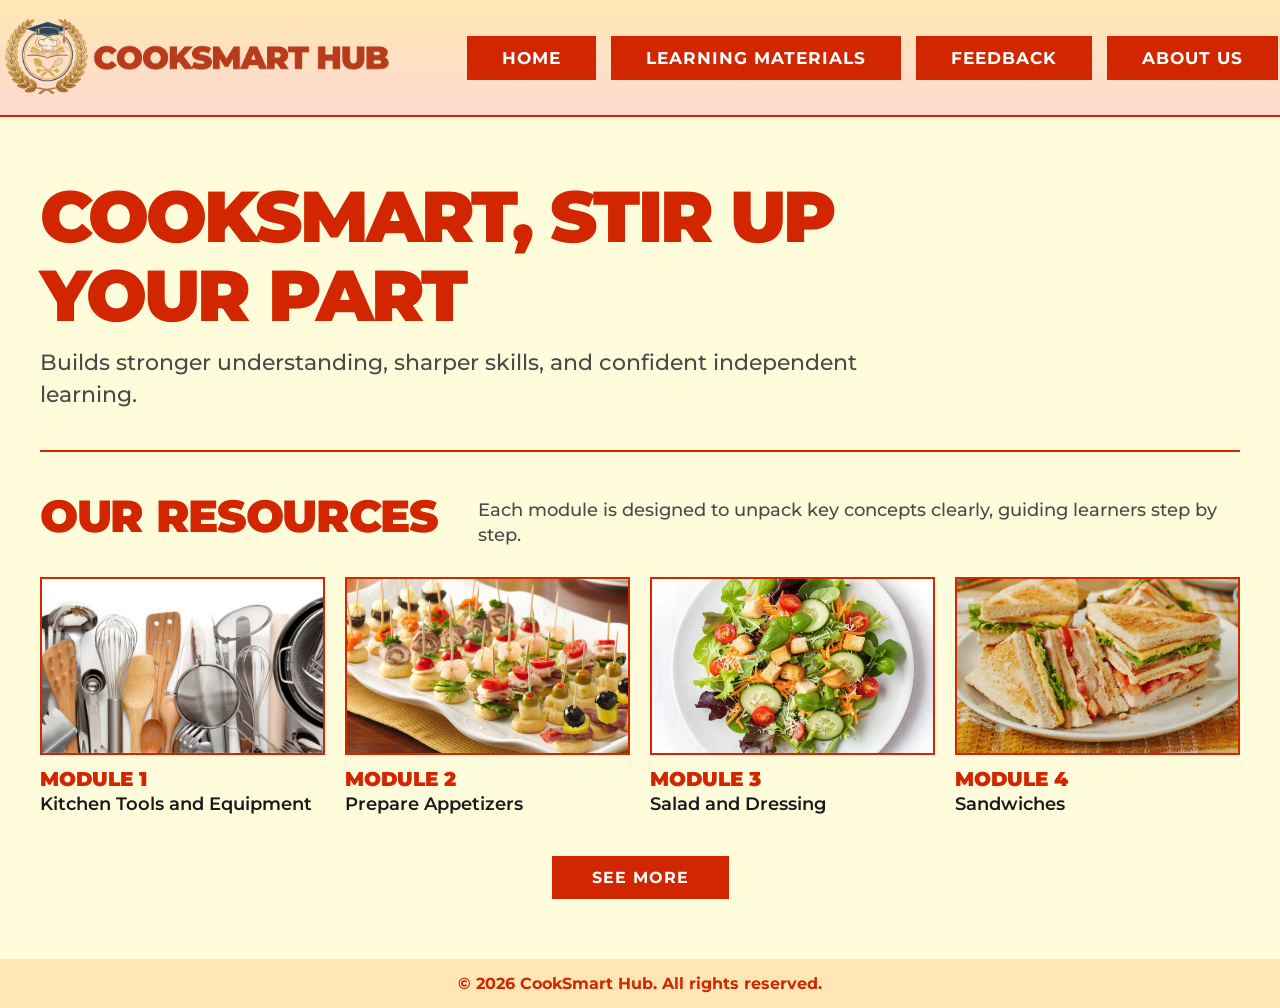
<file: index.html>
<!DOCTYPE html>
<html lang="en">
    <head>
        <meta charset="UTF-8">
        <meta name="viewport" content="width=device-width, initial-scale=1.0">
        <title>CookSmart Hub</title>
        <link rel="stylesheet" href="styles.css">
        <link rel="preconnect" href="https://fonts.googleapis.com">
        <link rel="preconnect" href="https://fonts.gstatic.com" crossorigin>
        <link href="https://fonts.googleapis.com/css2?family=Montserrat:ital,wght@0,100..900;1,100..900&display=swap" rel="stylesheet">
    </head>
    <body>
        <header class="header">
            <div class="header-container">
                <div class="logo">
                    <img src="logo.png" class="logo-pic" alt="Logo">
                </div>
                <nav class="navbar">
                    <a href="index.html">Home</a>
                    <a href="learning_materials.html">Learning Materials</a>
                    <a href="feedback.html">Feedback</a>
                    <a href="aboutus.html">About us</a>
                    <a href="https://drive.google.com/drive/folders/1z0pv0g5NjCjBsTLZY_NtWH_CHjxn1R5O?usp=drive_link" target="_blank">National Assessment Guide</a>
                    <a href="donate.html">Donate</a>
                </nav>
            </div>
        </header>
        
        <main class="container">
            <div class="hero-content">
                <h1 class="main-title">COOKSMART, STIR UP YOUR PART</h1>
                <p class="sub-title">Builds stronger understanding, sharper skills, and confident independent learning.</p>
            </div>

            <hr class="section-divider">

            <div class="resources-header">
                <h2 class="resources-title">OUR RESOURCES</h2>
                <p class="resources-subhead">Each module is designed to unpack key concepts clearly, guiding learners step by step.</p>
            </div>

            <div class="modules-grid">
                <div class="module-card">
                    <div class="image-box">
                        <img src="module1.jpg" alt="Kitchen Tools and Equipment" class="module-img">
                    </div>
                    <div class="module-titles-wrapper">
                        <h3 class="module-label">Module 1</h3>
                        <h4 class="module-subheading">Kitchen Tools and Equipment</h4>
                    </div>
                </div>

                <div class="module-card">
                    <div class="image-box">
                        <img src="module2.jpg" alt="Prepare Appetizers" class="module-img">
                    </div>
                    <div class="module-titles-wrapper">
                        <h3 class="module-label">Module 2</h3>
                        <h4 class="module-subheading">Prepare Appetizers</h4>
                    </div>
                </div>

                <div class="module-card">
                    <div class="image-box">
                        <img src="module3.jpg" alt="Salad and Dressing" class="module-img">
                    </div>
                    <div class="module-titles-wrapper">
                        <h3 class="module-label">Module 3</h3>
                        <h4 class="module-subheading">Salad and Dressing</h4>
                    </div>
                </div>

                <div class="module-card">
                    <div class="image-box">
                        <img src="module4.webp" alt="Sandwiches" class="module-img">
                    </div>
                    <div class="module-titles-wrapper">
                        <h3 class="module-label">Module 4</h3>
                        <h4 class="module-subheading">Sandwiches</h4>
                    </div>
                </div>
            </div>

            <div class="action-container">
                <a href="learning_materials.html" class="btn-see-more">See More</a>
            </div>
        </main>
        
        <footer class="footer">
            © 2026 CookSmart Hub. All rights reserved.
        </footer>
    </body>
</html>
</file>
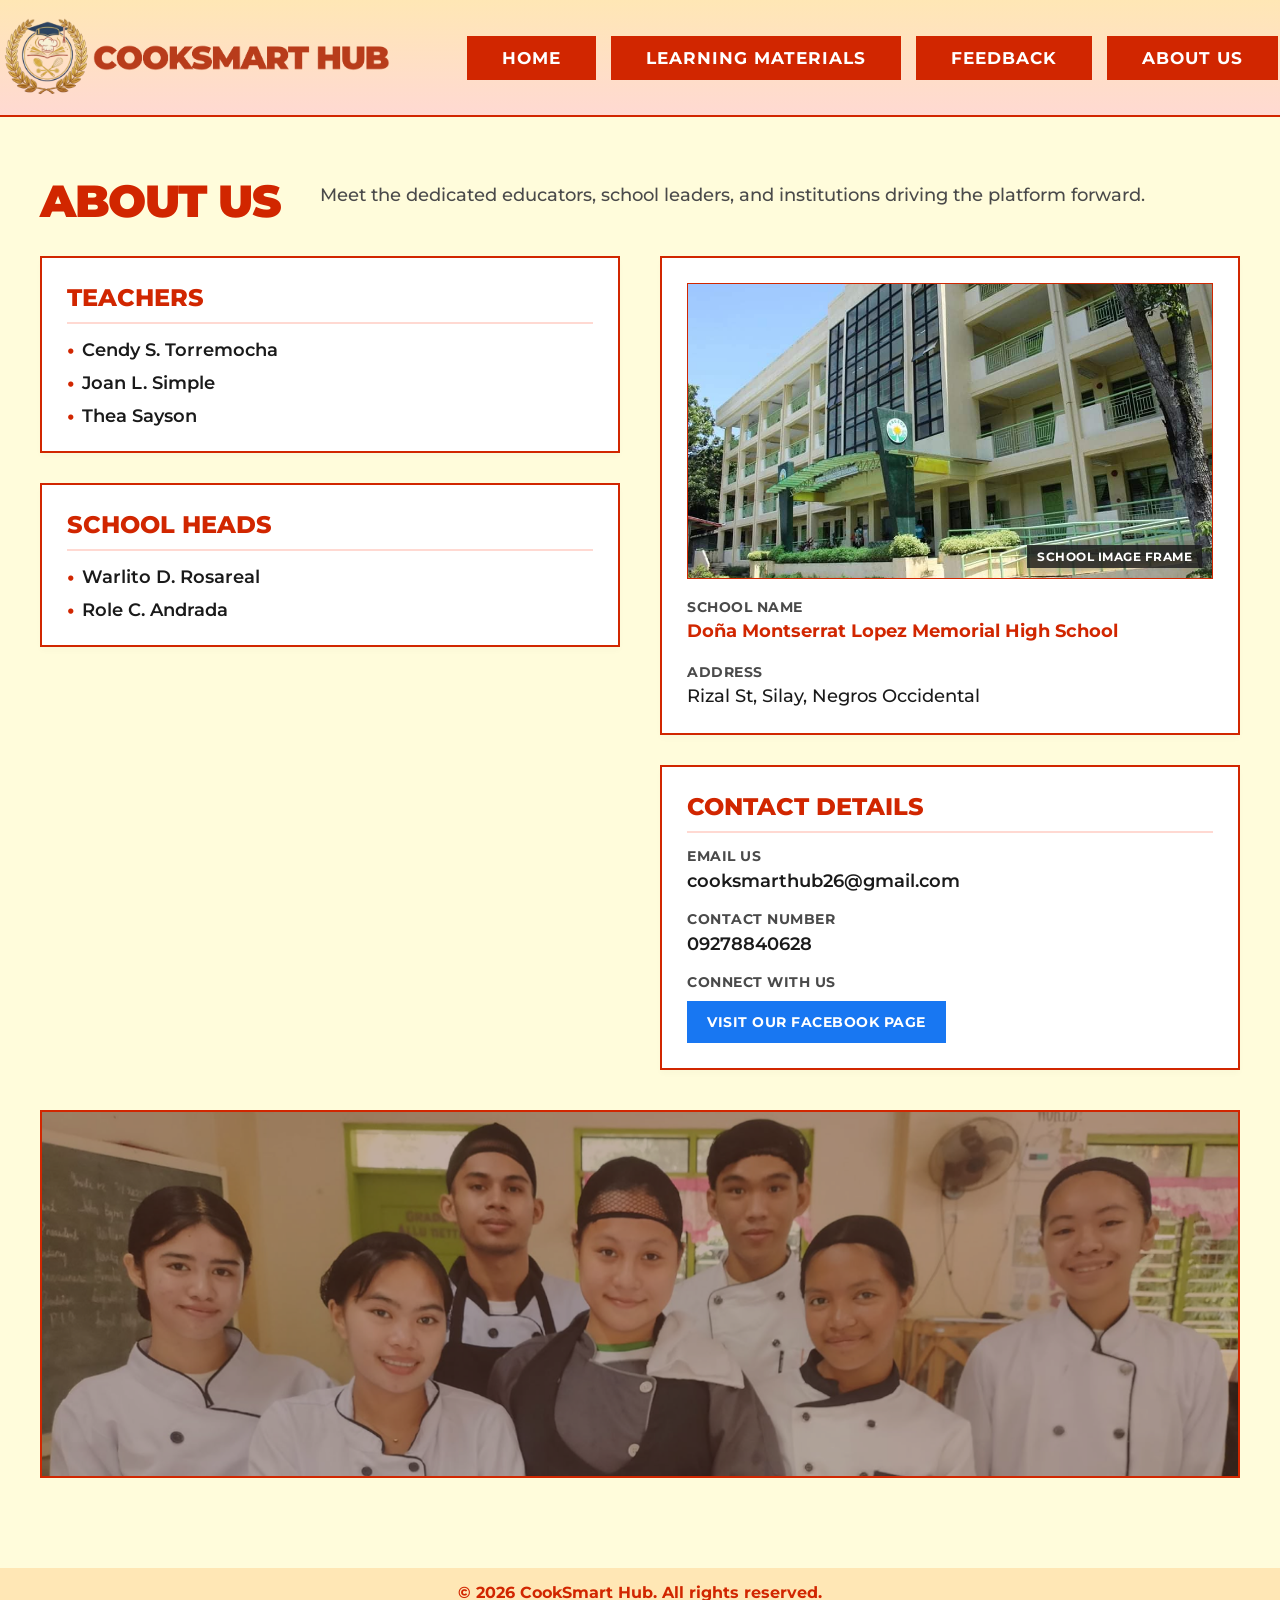
<file: aboutus.html>
<!DOCTYPE html>
<html lang="en">
    <head>
        <meta charset="UTF-8">
        <meta name="viewport" content="width=device-width, initial-scale=1.0">
        <title>About Us - CookSmart Hub</title>
        <link rel="stylesheet" href="styles.css">
        <link rel="preconnect" href="https://fonts.googleapis.com">
        <link rel="preconnect" href="https://fonts.gstatic.com" crossorigin>
        <link href="https://fonts.googleapis.com/css2?family=Montserrat:ital,wght@0,100..900;1,100..900&display=swap" rel="stylesheet">
    </head>
    <body>
        <!-- Header & Logo Section -->
        <header class="header">
            <div class="header-container">
                <div class="logo">
                    <img src="logo.png" class="logo-pic" alt="Logo">
                </div>
                <nav class="navbar">
                    <a href="index.html">Home</a>
                    <a href="learning_materials.html">Learning Materials</a>
                    <a href="feedback.html">Feedback</a>
                    <a href="aboutus.html">About us</a>
                    <a href="https://drive.google.com/drive/folders/1z0pv0g5NjCjBsTLZY_NtWH_CHjxn1R5O?usp=drive_link" target="_blank">National Assessment Guide</a>
                    <a href="donate.html">Donate</a>
                </nav>
            </div>
        </header>
        
        <!-- Main Body Container -->
        <main class="container">
            
            <!-- Page Title Header -->
            <div class="resources-header">
                <h2 class="resources-title">ABOUT US</h2>
                <p class="resources-subhead">Meet the dedicated educators, school leaders, and institutions driving the platform forward.</p>
            </div>

            <!-- Two Column Layout: Directory Sides & School Profile -->
            <div class="about-grid-layout">
                
                <!-- Left Hand Column: Personnel Profiles -->
                <div class="personnel-column">
                    
                    <!-- Teachers Container -->
                    <div class="profile-group-card">
                        <h3 class="group-card-title">Teachers</h3>
                        <ul class="name-list">
                            <li>Cendy S. Torremocha</li>
                            <li>Joan L. Simple</li>
                            <li>Thea Sayson</li>
                        </ul>
                    </div>

                    <!-- School Heads Container -->
                    <div class="profile-group-card">
                        <h3 class="group-card-title">School Heads</h3>
                        <ul class="name-list">
                            <li>Warlito D. Rosareal</li>
                            <li>Role C. Andrada</li>
                        </ul>
                    </div>
                </div>

                <!-- Right Hand Column: School Profile & Contacts -->
                <div class="school-column">
                    
                    <!-- School Container -->
                    <div class="school-card">
                        <div class="school-image-placeholder">
                            <!-- Image asset placeholder frame -->
                            <img src="school.jpg" alt="Doña Montserrat Lopez Memorial High School" class="school-preview-img">
                            <div class="placeholder-overlay-text">School Image Frame</div>
                        </div>
                        <div class="school-details">
                            <h4 class="school-name-label">School Name</h4>
                            <p class="school-info-text bold-text">Doña Montserrat Lopez Memorial High School</p>
                            
                            <h4 class="school-name-label">Address</h4>
                            <p class="school-info-text">Rizal St, Silay, Negros Occidental</p>
                        </div>
                    </div>

                    <!-- Contact Details Container -->
                    <div class="contact-card">
                        <h3 class="contact-card-title">Contact Details</h3>
                        
                        <div class="contact-item">
                            <span class="contact-label">Email Us</span>
                            <a href="mailto:cooksmarthub26@gmail.com" class="contact-link">cooksmarthub26@gmail.com</a>
                        </div>
                        
                        <div class="contact-item">
                            <span class="contact-label">Contact Number</span>
                            <p class="contact-text">09278840628</p>
                        </div>

                        <div class="contact-item">
                            <span class="contact-label">Connect with Us</span>
                            <a href="https://www.facebook.com/profile.php?id=61588063460454" target="_blank" rel="noopener noreferrer" class="btn-facebook">Visit our Facebook Page</a>
                        </div>
                    </div>

                </div>
            </div>
            <!-- New Landscape Image Placeholder Container (1632x500 Dimension) -->
            <div class="about-hero-wrapper">
                <img src="students.png" alt="CookSmart Hub Banner Placeholder" class="about-hero-img">
            </div>
        </main>
        
        <!-- Global Footer Section -->
        <footer class="footer">
            © 2026 CookSmart Hub. All rights reserved.
        </footer>
    </body>
</html>
</file>
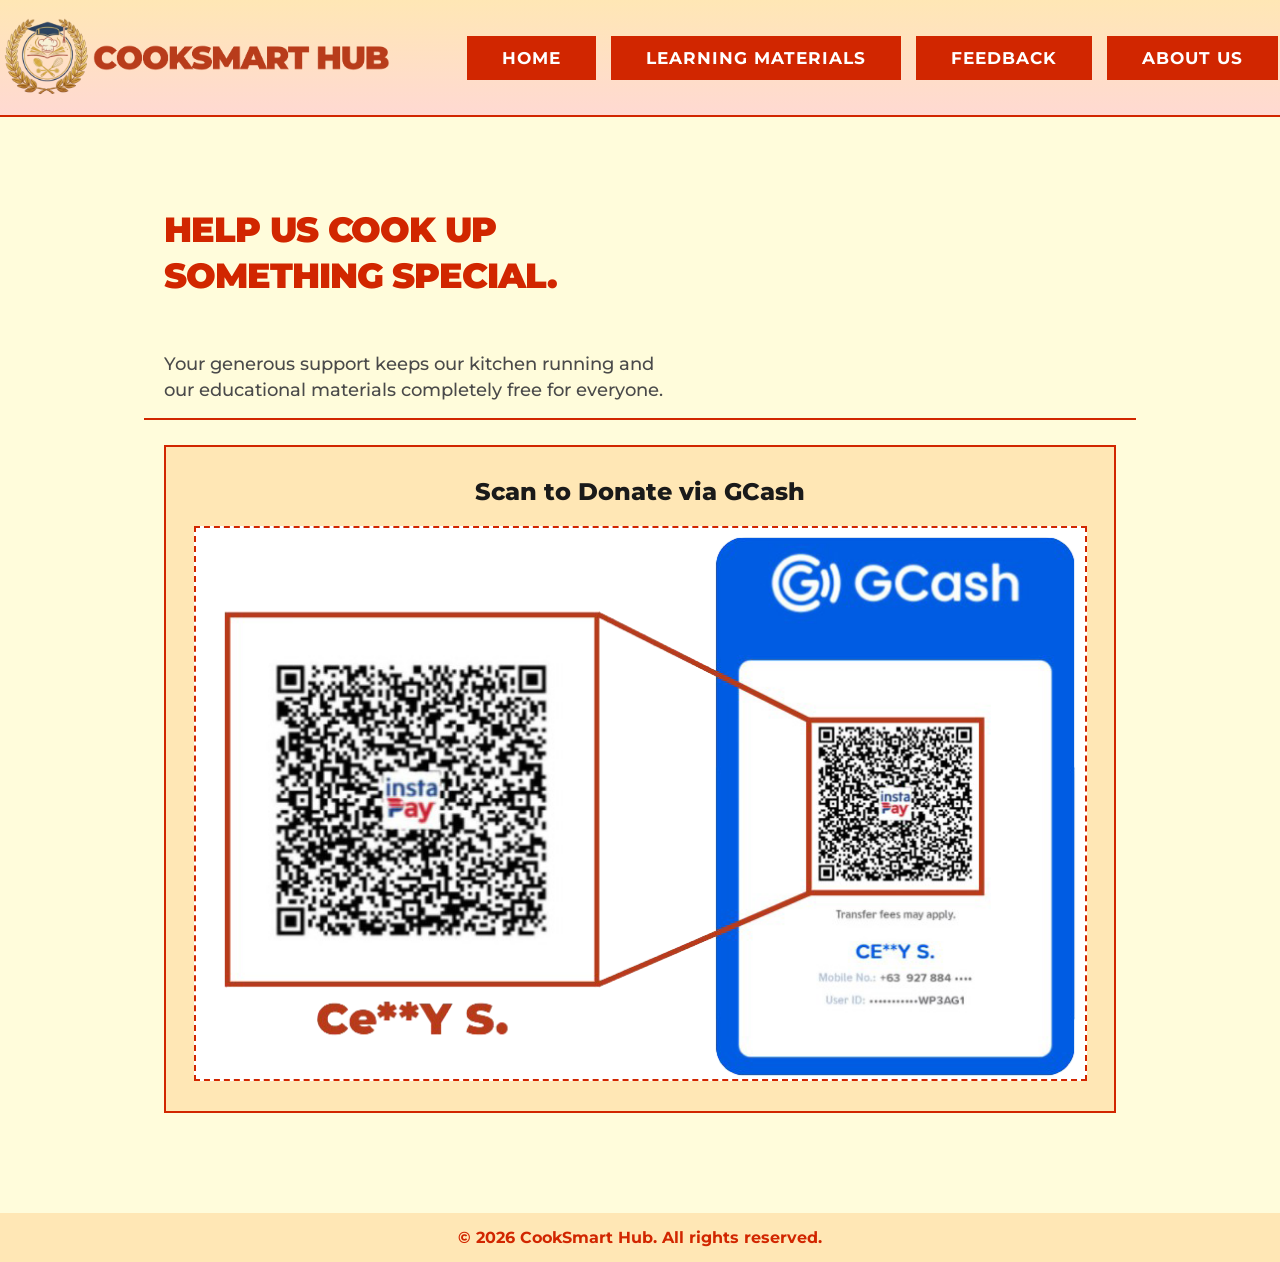
<file: donate.html>
<!DOCTYPE html>
<html lang="en">
    <head>
        <meta charset="UTF-8">
        <meta name="viewport" content="width=device-width, initial-scale=1.0">
        <title>Donate - CookSmart Hub</title>
        <link rel="stylesheet" href="styles.css">
        <link rel="preconnect" href="https://fonts.googleapis.com">
        <link rel="preconnect" href="https://fonts.gstatic.com" crossorigin>
        <link href="https://fonts.googleapis.com/css2?family=Montserrat:ital,wght@0,100..900;1,100..900&display=swap" rel="stylesheet">
    </head>
    <body>
        <!-- Header & Logo Section -->
        <header class="header">
            <div class="header-container">
                <div class="logo">
                    <img src="logo.png" class="logo-pic" alt="Logo">
                </div>
                <nav class="navbar">
                    <a href="index.html">Home</a>
                    <a href="learning_materials.html">Learning Materials</a>
                    <a href="feedback.html">Feedback</a>
                    <a href="aboutus.html">About us</a>
                    <a href="https://drive.google.com/drive/folders/1z0pv0g5NjCjBsTLZY_NtWH_CHjxn1R5O?usp=drive_link" target="_blank">National Assessment Guide</a>
                    <a href="donate.html">Donate</a>
                </nav>
            </div>
        </header>
        
        <!-- Main Body Container -->
        <main class="container">
            
            <!-- Donate Specific Header Section with Text-Wrap Elements -->
            <div class="resources-header donate-header-container">
                <h2 class="resources-title">Help us cook up something special.</h2>
                <p class="donate-subhead">Your generous support keeps our kitchen running and our educational materials completely free for everyone.</p>
            </div>

            <hr class="section-divider">

            <!-- GCash Image Display Area -->
            <div class="donate-card-container">
                <div class="gcash-card">
                    <h3 class="gcash-title">Scan to Donate via GCash</h3>
                    <div class="gcash-image-wrapper">
                        <!-- Replace 'gcash-qr.png' with the actual path to your QR code image later -->
                        <img src="gcash.png" alt="Scan GCash QR Code to Donate" class="gcash-qr-img">
                    </div>
                </div>
            </div>

        </main>
        
        <!-- Global Footer Section -->
        <footer class="footer">
            © 2026 CookSmart Hub. All rights reserved.
        </footer>
    </body>
</html>
</file>
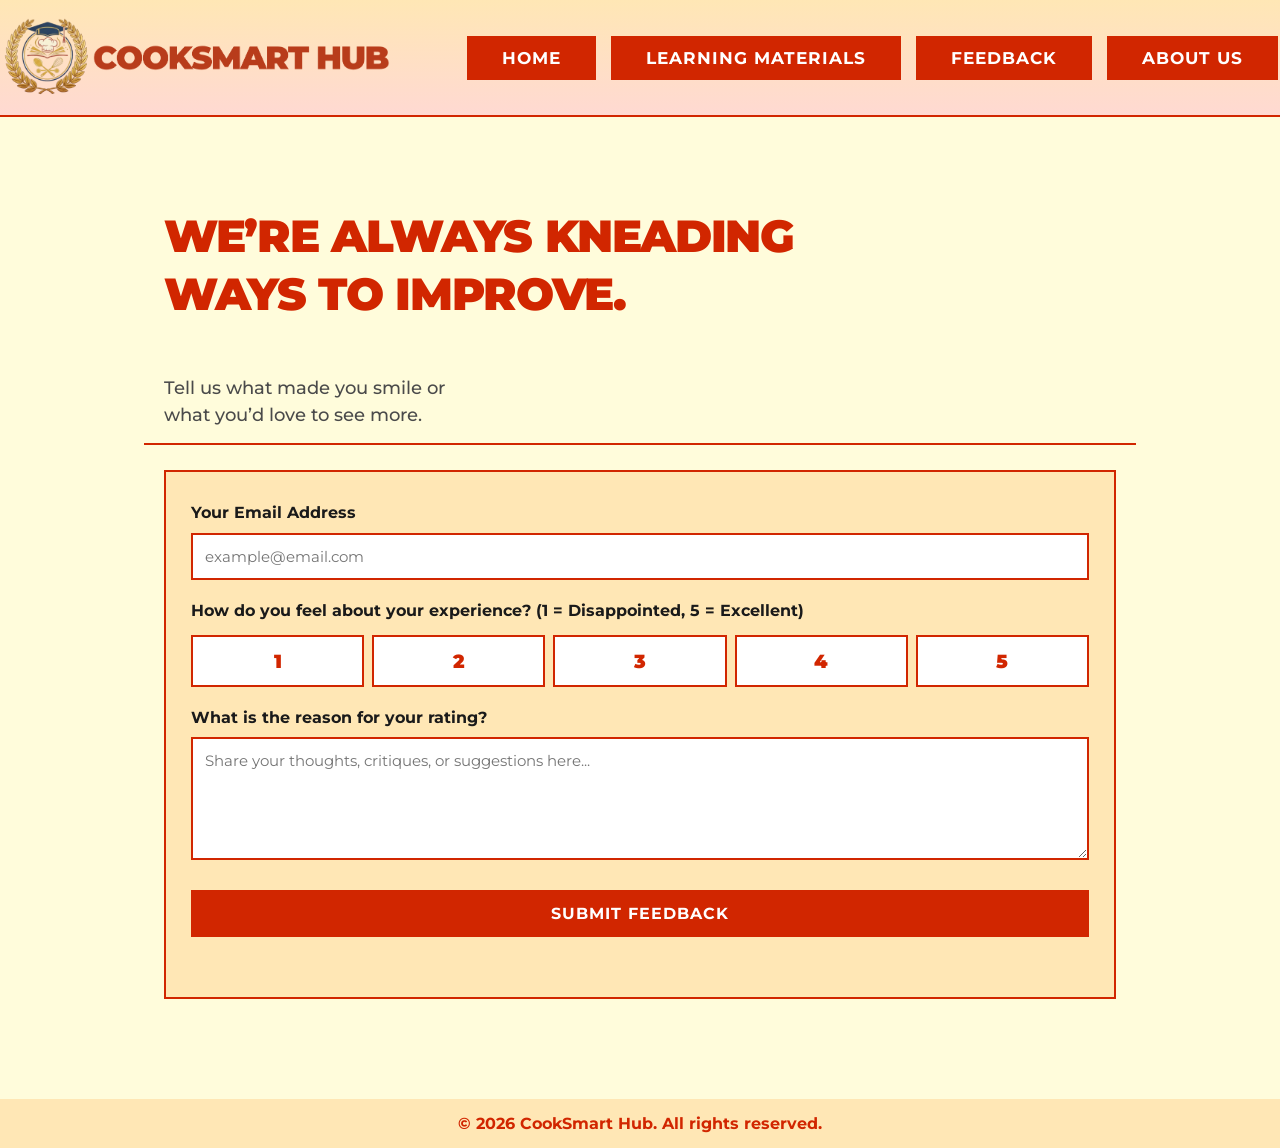
<file: feedback.html>
<!DOCTYPE html>
<html lang="en">
    <head>
        <meta charset="UTF-8">
        <meta name="viewport" content="width=device-width, initial-scale=1.0">
        <title>Feedback - CookSmart Hub</title>
        <link rel="stylesheet" href="styles.css">
        <link rel="preconnect" href="https://fonts.googleapis.com">
        <link rel="preconnect" href="https://fonts.gstatic.com" crossorigin>
        <link href="https://fonts.googleapis.com/css2?family=Montserrat:ital,wght@0,100..900;1,100..900&display=swap" rel="stylesheet">
    </head>
    <body>
        <header class="header">
            <div class="header-container">
                <div class="logo">
                    <img src="logo.png" class="logo-pic" alt="Logo">
                </div>
                <nav class="navbar">
                    <a href="index.html">Home</a>
                    <a href="learning_materials.html">Learning Materials</a>
                    <a href="feedback.html">Feedback</a>
                    <a href="aboutus.html">About us</a>
                    <a href="https://drive.google.com/drive/folders/1z0pv0g5NjCjBsTLZY_NtWH_CHjxn1R5O?usp=drive_link" target="_blank">National Assessment Guide</a>
                    <a href="donate.html">Donate</a>
                </nav>
            </div>
        </header>
        
        <main class="container">
            
            <div class="resources-header feedback-header-container">
                <h2 class="resources-title">We’re always kneading ways to improve.</h2>
                <p class="feedback-subhead">Tell us what made you smile or what you’d love to see more.</p>
            </div>

            <hr class="section-divider">

            <div class="feedback-form-container">
                <form id="feedbackForm" class="feedback-form">
                    
                    <div class="form-group">
                        <label for="email" class="form-label">Your Email Address</label>
                        <input type="email" id="email" name="email" class="form-input" placeholder="example@email.com" required>
                    </div>

                    <div class="form-group">
                        <label class="form-label">How do you feel about your experience? (1 = Disappointed, 5 = Excellent)</label>
                        <div class="rating-scale">
                            <label class="rating-option">
                                <input type="radio" name="rating" value="1" required>
                                <span class="rating-box">1</span>
                            </label>
                            <label class="rating-option">
                                <input type="radio" name="rating" value="2">
                                <span class="rating-box">2</span>
                            </label>
                            <label class="rating-option">
                                <input type="radio" name="rating" value="3">
                                <span class="rating-box">3</span>
                            </label>
                            <label class="rating-option">
                                <input type="radio" name="rating" value="4">
                                <span class="rating-box">4</span>
                            </label>
                            <label class="rating-option">
                                <input type="radio" name="rating" value="5">
                                <span class="rating-box">5</span>
                            </label>
                        </div>
                    </div>

                    <div class="form-group">
                        <label for="reason" class="form-label">What is the reason for your rating?</label>
                        <textarea id="reason" name="reason" class="form-textarea" placeholder="Share your thoughts, critiques, or suggestions here..." rows="5" required></textarea>
                    </div>

                    <div class="form-action">
                        <button type="submit" id="submitBtn" class="btn-submit">Submit Feedback</button>
                    </div>

                    <div id="formStatus" class="form-status-msg"></div>
                </form>
            </div>

        </main>

        <script src="script.js" defer></script>
        
        <footer class="footer">
            © 2026 CookSmart Hub. All rights reserved.
        </footer>
    </body>
</html>
</file>
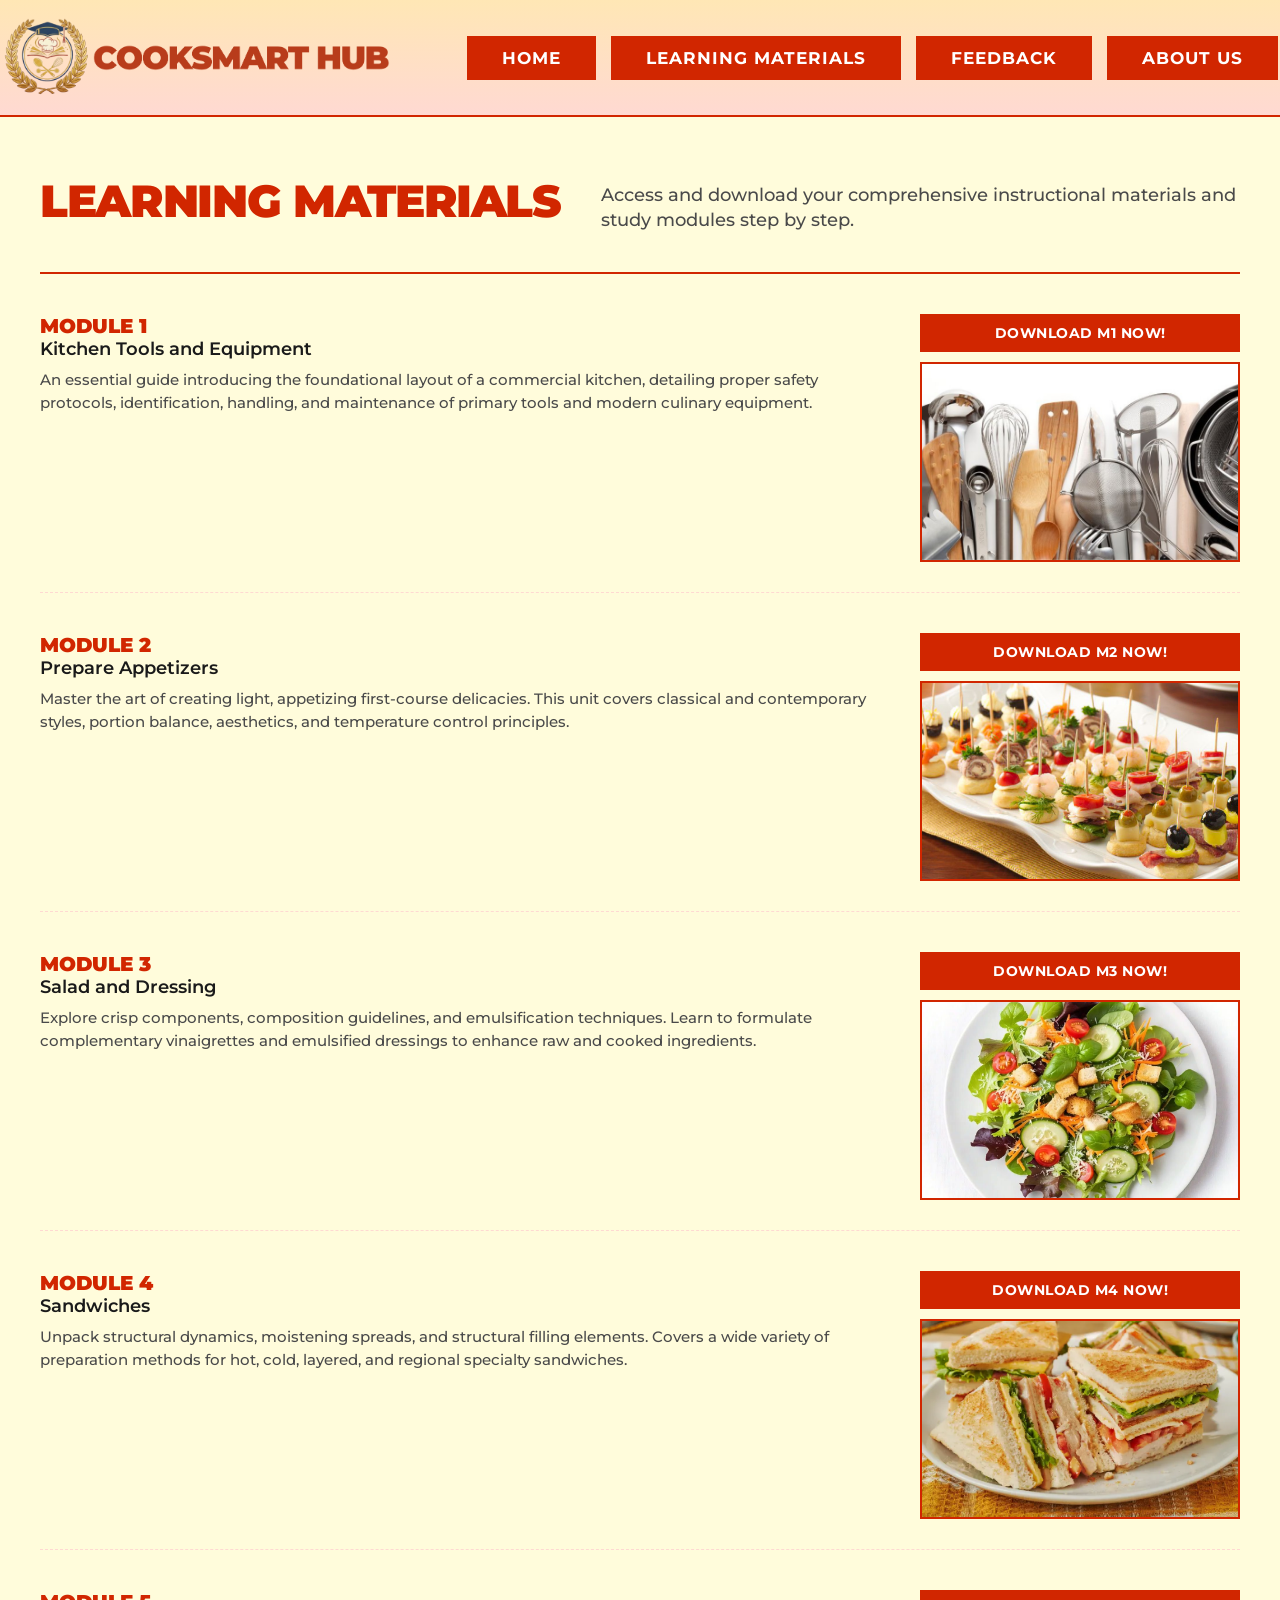
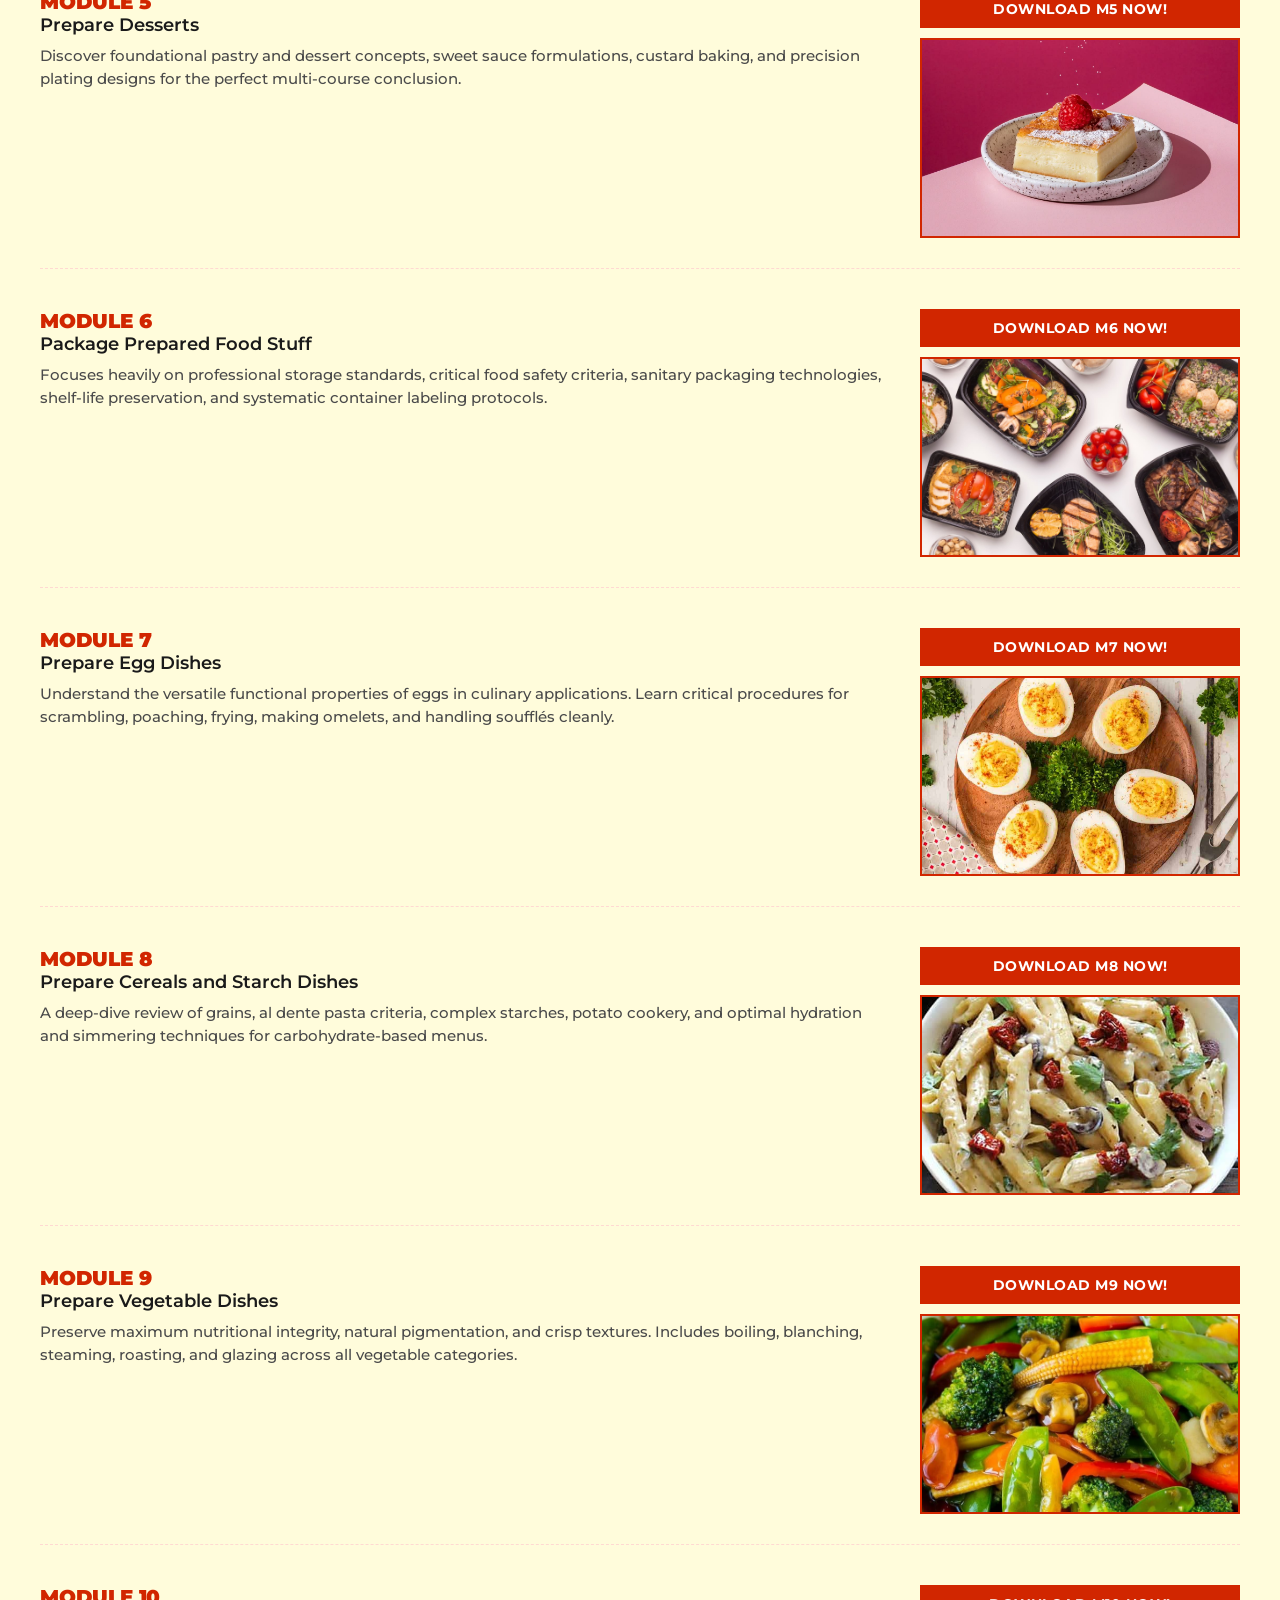
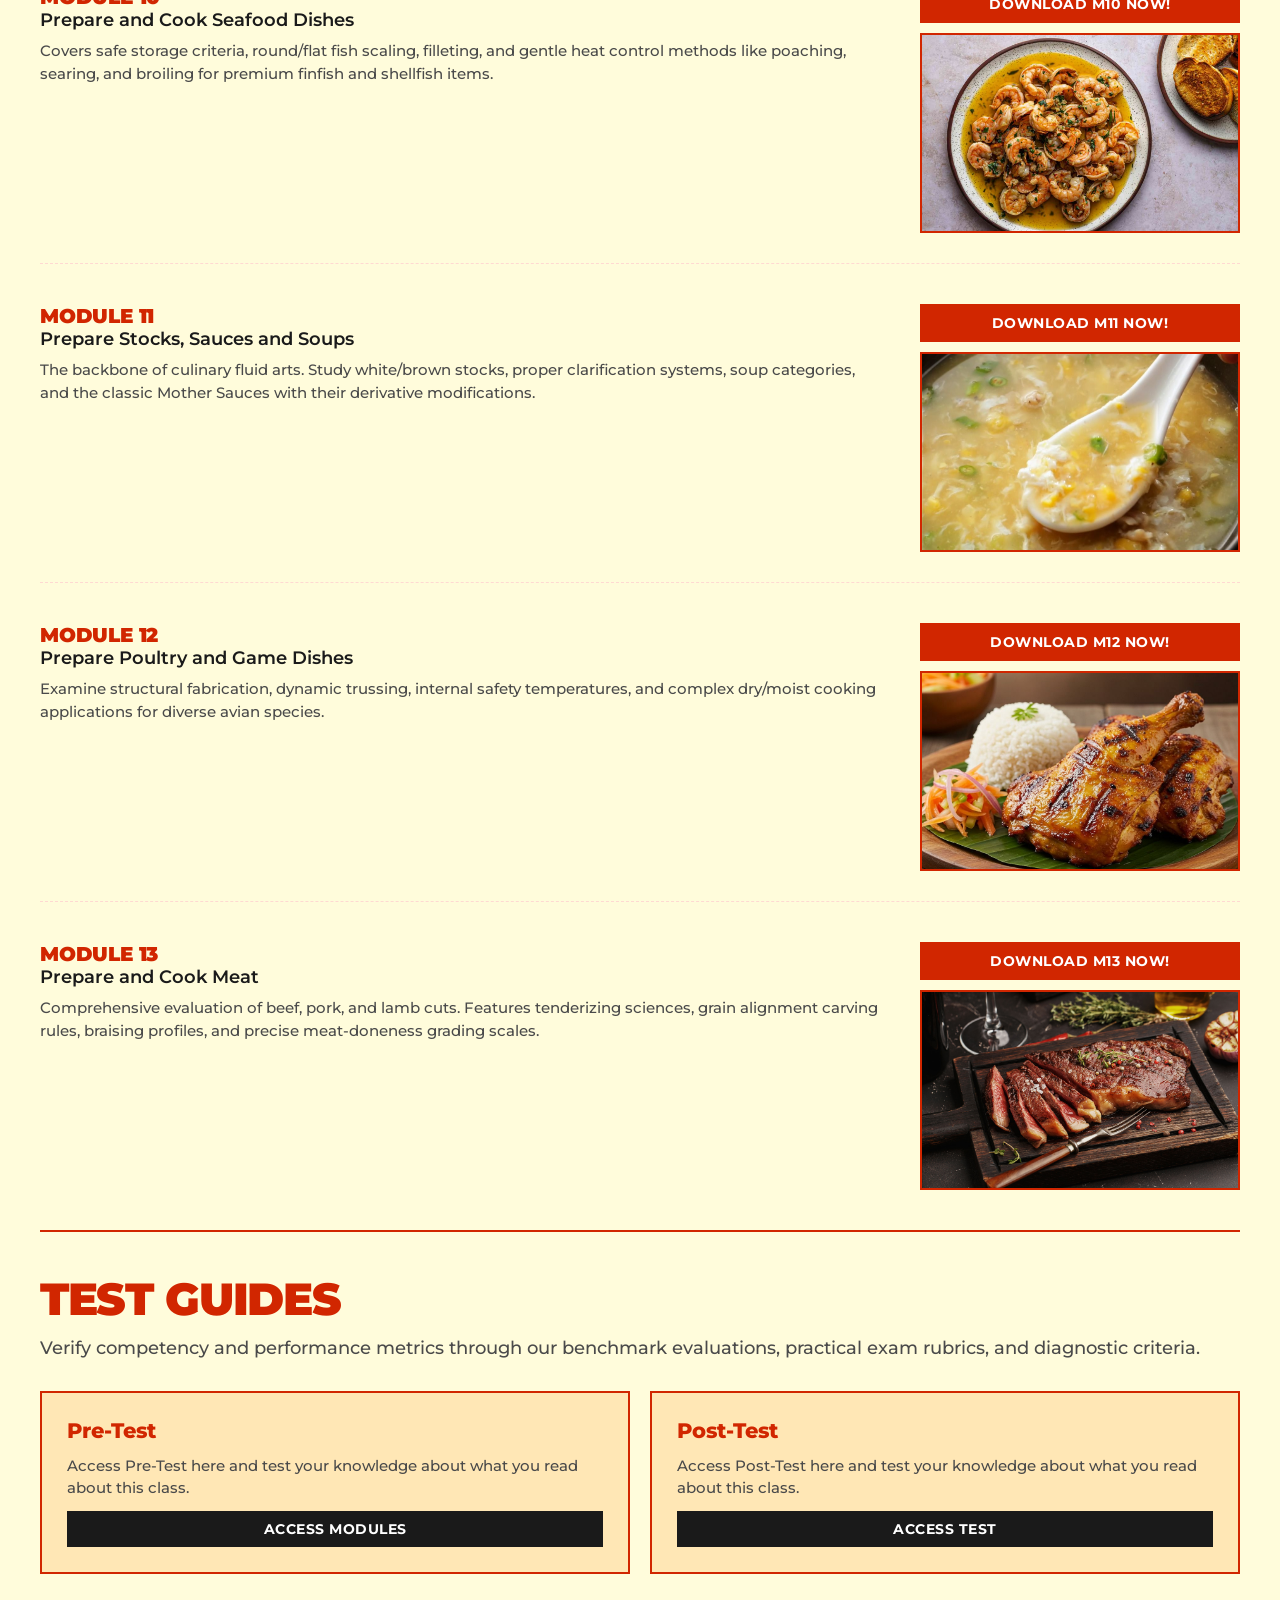
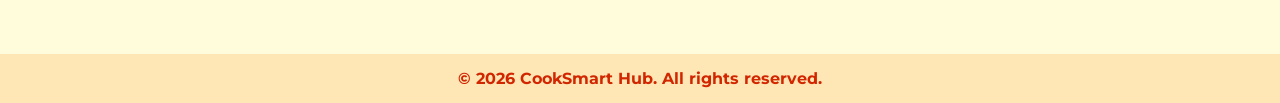
<file: learning_materials.html>
<!DOCTYPE html>
<html lang="en">
    <head>
        <meta charset="UTF-8">
        <meta name="viewport" content="width=device-width, initial-scale=1.0">
        <title>Learning Materials - CookSmart Hub</title>
        <link rel="stylesheet" href="styles.css">
        <link rel="preconnect" href="https://fonts.googleapis.com">
        <link rel="preconnect" href="https://fonts.gstatic.com" crossorigin>
        <link href="https://fonts.googleapis.com/css2?family=Montserrat:ital,wght@0,100..900;1,100..900&display=swap" rel="stylesheet">
    </head>
    <body>
        <header class="header">
            <div class="header-container">
                <div class="logo">
                    <img src="logo.png" class="logo-pic" alt="Logo">
                </div>
                <nav class="navbar">
                    <a href="index.html">Home</a>
                    <a href="learning_materials.html">Learning Materials</a>
                    <a href="feedback.html">Feedback</a>
                    <a href="aboutus.html">About us</a>
                    <a href="https://drive.google.com/drive/folders/1z0pv0g5NjCjBsTLZY_NtWH_CHjxn1R5O?usp=drive_link" target="_blank">National Assessment Guide</a>
                    <a href="donate.html">Donate</a>
                </nav>
            </div>
        </header>
        
<main class="container">
            <div class="resources-header">
                <h2 class="resources-title">LEARNING MATERIALS</h2>
                <p class="resources-subhead">Access and download your comprehensive instructional materials and study modules step by step.</p>
            </div>

            <hr class="section-divider">

            <div class="materials-vertical-list">
                
                <div class="material-row-card">
                    <div class="material-text-side">
                        <h3 class="module-label">Module 1</h3>
                        <h4 class="module-subheading">Kitchen Tools and Equipment</h4>
                        <p class="material-description">An essential guide introducing the foundational layout of a commercial kitchen, detailing proper safety protocols, identification, handling, and maintenance of primary tools and modern culinary equipment.</p>
                    </div>
                    <div class="material-image-side">
                        <div class="action-wrapper">
                            <a href="https://drive.google.com/file/d/1CuZp-k_am3FUYqTNwo2MSQuogaWRHMJc/view?usp=drive_link" class="btn-download">Download M1 Now!</a>
                        </div>
                        <div class="image-box-wrapper">
                            <img src="module1.jpg" alt="Kitchen Tools and Equipment" class="material-preview-img">
                        </div>
                    </div>
                </div>

                <div class="material-row-card">
                    <div class="material-text-side">
                        <h3 class="module-label">Module 2</h3>
                        <h4 class="module-subheading">Prepare Appetizers</h4>
                        <p class="material-description">Master the art of creating light, appetizing first-course delicacies. This unit covers classical and contemporary styles, portion balance, aesthetics, and temperature control principles.</p>
                    </div>
                    <div class="material-image-side">
                        <div class="action-wrapper">
                            <a href="https://drive.google.com/file/d/1Ha9GakedtfzZGLZYguJOKKam2EHgCUwo/view?usp=drive_link" class="btn-download">Download M2 Now!</a>
                        </div>
                        <div class="image-box-wrapper">
                            <img src="module2.jpg" alt="Prepare Appetizers" class="material-preview-img">
                        </div>
                    </div>
                </div>

                <div class="material-row-card">
                    <div class="material-text-side">
                        <h3 class="module-label">Module 3</h3>
                        <h4 class="module-subheading">Salad and Dressing</h4>
                        <p class="material-description">Explore crisp components, composition guidelines, and emulsification techniques. Learn to formulate complementary vinaigrettes and emulsified dressings to enhance raw and cooked ingredients.</p>
                    </div>
                    <div class="material-image-side">
                        <div class="action-wrapper">
                            <a href="https://drive.google.com/file/d/1NHqGVSryPgU_aQ4lfZ6XR_i8WskvEqFd/view?usp=drive_link" class="btn-download">Download M3 Now!</a>
                        </div>
                        <div class="image-box-wrapper">
                            <img src="module3.jpg" alt="Salad and Dressing" class="material-preview-img">
                        </div>
                    </div>
                </div>

                <div class="material-row-card">
                    <div class="material-text-side">
                        <h3 class="module-label">Module 4</h3>
                        <h4 class="module-subheading">Sandwiches</h4>
                        <p class="material-description">Unpack structural dynamics, moistening spreads, and structural filling elements. Covers a wide variety of preparation methods for hot, cold, layered, and regional specialty sandwiches.</p>
                    </div>
                    <div class="material-image-side">
                        <div class="action-wrapper">
                            <a href="https://drive.google.com/file/d/1V6IL-GKI2oLh0Jin8uZzOo0HX97ih77_/view?usp=drive_link#" class="btn-download">Download M4 Now!</a>
                        </div>
                        <div class="image-box-wrapper">
                            <img src="module4.webp" alt="Sandwiches" class="material-preview-img">
                        </div>
                    </div>
                </div>

                <div class="material-row-card">
                    <div class="material-text-side">
                        <h3 class="module-label">Module 5</h3>
                        <h4 class="module-subheading">Prepare Desserts</h4>
                        <p class="material-description">Discover foundational pastry and dessert concepts, sweet sauce formulations, custard baking, and precision plating designs for the perfect multi-course conclusion.</p>
                    </div>
                    <div class="material-image-side">
                        <div class="action-wrapper">
                            <a href="https://drive.google.com/file/d/1UhlH0ak5xAl-23rVYPFPThmdcyL9G2N0/view?usp=drive_link" class="btn-download">Download M5 Now!</a>
                        </div>
                        <div class="image-box-wrapper">
                            <img src="module5.jpg" alt="Prepare Desserts" class="material-preview-img">
                        </div>
                    </div>
                </div>

                <div class="material-row-card">
                    <div class="material-text-side">
                        <h3 class="module-label">Module 6</h3>
                        <h4 class="module-subheading">Package Prepared Food Stuff</h4>
                        <p class="material-description">Focuses heavily on professional storage standards, critical food safety criteria, sanitary packaging technologies, shelf-life preservation, and systematic container labeling protocols.</p>
                    </div>
                    <div class="material-image-side">
                        <div class="action-wrapper">
                            <a href="https://drive.google.com/file/d/1nW1Bf4ims7muAg_f2JTvHGKQoIRoAoKH/view?usp=drive_link" class="btn-download">Download M6 Now!</a>
                        </div>
                        <div class="image-box-wrapper">
                            <img src="module6.jpg" alt="Package Prepared Food Stuff" class="material-preview-img">
                        </div>
                    </div>
                </div>

                <div class="material-row-card">
                    <div class="material-text-side">
                        <h3 class="module-label">Module 7</h3>
                        <h4 class="module-subheading">Prepare Egg Dishes</h4>
                        <p class="material-description">Understand the versatile functional properties of eggs in culinary applications. Learn critical procedures for scrambling, poaching, frying, making omelets, and handling soufflés cleanly.</p>
                    </div>
                    <div class="material-image-side">
                        <div class="action-wrapper">
                            <a href="https://drive.google.com/file/d/1ukMWN-N__EnwvC85lUF21pnnPSk5SKpx/view?usp=drive_link" class="btn-download">Download M7 Now!</a>
                        </div>
                        <div class="image-box-wrapper">
                            <img src="module7.jpg" alt="Prepare Egg Dishes" class="material-preview-img">
                        </div>
                    </div>
                </div>

                <div class="material-row-card">
                    <div class="material-text-side">
                        <h3 class="module-label">Module 8</h3>
                        <h4 class="module-subheading">Prepare Cereals and Starch Dishes</h4>
                        <p class="material-description">A deep-dive review of grains, al dente pasta criteria, complex starches, potato cookery, and optimal hydration and simmering techniques for carbohydrate-based menus.</p>
                    </div>
                    <div class="material-image-side">
                        <div class="action-wrapper">
                            <a href="https://drive.google.com/file/d/1Y1aia_boKAAQ_i1m-UdutcoKonwnJSE9/view?usp=drive_link" class="btn-download">Download M8 Now!</a>
                        </div>
                        <div class="image-box-wrapper">
                            <img src="module8.jpg" alt="Prepare Cereals and Starch Dishes" class="material-preview-img">
                        </div>
                    </div>
                </div>

                <div class="material-row-card">
                    <div class="material-text-side">
                        <h3 class="module-label">Module 9</h3>
                        <h4 class="module-subheading">Prepare Vegetable Dishes</h4>
                        <p class="material-description">Preserve maximum nutritional integrity, natural pigmentation, and crisp textures. Includes boiling, blanching, steaming, roasting, and glazing across all vegetable categories.</p>
                    </div>
                    <div class="material-image-side">
                        <div class="action-wrapper">
                            <a href="https://drive.google.com/file/d/1fTv09dyICLIB1EoIrAVjmAulXMfIVXB_/view?usp=drive_link" class="btn-download">Download M9 Now!</a>
                        </div>
                        <div class="image-box-wrapper">
                            <img src="module9.jpg" alt="Prepare Vegetable Dishes" class="material-preview-img">
                        </div>
                    </div>
                </div>

                <div class="material-row-card">
                    <div class="material-text-side">
                        <h3 class="module-label">Module 10</h3>
                        <h4 class="module-subheading">Prepare and Cook Seafood Dishes</h4>
                        <p class="material-description">Covers safe storage criteria, round/flat fish scaling, filleting, and gentle heat control methods like poaching, searing, and broiling for premium finfish and shellfish items.</p>
                    </div>
                    <div class="material-image-side">
                        <div class="action-wrapper">
                            <a href="https://drive.google.com/file/d/1LzBfWEx1Z_sZR2CcFMntvNOHkC_TsYmM/view?usp=drive_link" class="btn-download">Download M10 Now!</a>
                        </div>
                        <div class="image-box-wrapper">
                            <img src="module10.jpg" alt="Prepare and Cook Seafood Dishes" class="material-preview-img">
                        </div>
                    </div>
                </div>

                <div class="material-row-card">
                    <div class="material-text-side">
                        <h3 class="module-label">Module 11</h3>
                        <h4 class="module-subheading">Prepare Stocks, Sauces and Soups</h4>
                        <p class="material-description">The backbone of culinary fluid arts. Study white/brown stocks, proper clarification systems, soup categories, and the classic Mother Sauces with their derivative modifications.</p>
                    </div>
                    <div class="material-image-side">
                        <div class="action-wrapper">
                            <a href="https://drive.google.com/file/d/1M9aU1wiYAyD5i9vwahgUHcOTcjYeTP8N/view?usp=drive_link" class="btn-download">Download M11 Now!</a>
                        </div>
                        <div class="image-box-wrapper">
                            <img src="module11.jpg" alt="Prepare Stocks, Sauces and Soups" class="material-preview-img">
                        </div>
                    </div>
                </div>

                <div class="material-row-card">
                    <div class="material-text-side">
                        <h3 class="module-label">Module 12</h3>
                        <h4 class="module-subheading">Prepare Poultry and Game Dishes</h4>
                        <p class="material-description">Examine structural fabrication, dynamic trussing, internal safety temperatures, and complex dry/moist cooking applications for diverse avian species.</p>
                    </div>
                    <div class="material-image-side">
                        <div class="action-wrapper">
                            <a href="https://drive.google.com/file/d/1Kk7ANCGGAkshUo7g1c9JdFULBDRfe7gt/view?usp=drive_link" class="btn-download">Download M12 Now!</a>
                        </div>
                        <div class="image-box-wrapper">
                            <img src="module12.jpg" alt="Prepare Poultry and Game Dishes" class="material-preview-img">
                        </div>
                    </div>
                </div>

                <div class="material-row-card">
                    <div class="material-text-side">
                        <h3 class="module-label">Module 13</h3>
                        <h4 class="module-subheading">Prepare and Cook Meat</h4>
                        <p class="material-description">Comprehensive evaluation of beef, pork, and lamb cuts. Features tenderizing sciences, grain alignment carving rules, braising profiles, and precise meat-doneness grading scales.</p>
                    </div>
                    <div class="material-image-side">
                        <div class="action-wrapper">
                            <a href="https://drive.google.com/file/d/1xPKuLemAATMguQK60mXf7IsPRX-gFAie/view?usp=drive_link" class="btn-download">Download M13 Now!</a>
                        </div>
                        <div class="image-box-wrapper">
                            <img src="module13.jpg" alt="Prepare and Cook Meat" class="material-preview-img">
                        </div>
                    </div>
                </div>

            </div> <hr class="section-divider">

            <section class="assessment-section">
                <div class="assessment-header">
                    <h2 class="assessment-main-title">TEST GUIDES</h2>
                    <p class="assessment-subhead">Verify competency and performance metrics through our benchmark evaluations, practical exam rubrics, and diagnostic criteria.</p>
                </div>
                
                <div class="assessment-grid">
                    <div class="assessment-card">
                        <h4 class="assessment-card-title">Pre-Test</h4>
                        <p class="assessment-card-desc">Access Pre-Test here and test your knowledge about what you read about this class.</p>
                        <a href="https://forms.gle/ojxQpL2fWk796LZj7" class="btn-assessment">Access Modules</a>
                    </div>
                    <div class="assessment-card">
                        <h4 class="assessment-card-title">Post-Test</h4>
                        <p class="assessment-card-desc">Access Post-Test here and test your knowledge about what you read about this class.</p>
                        <a href="https://forms.gle/MqWNpMzB5Wzv81WC8" class="btn-assessment">Access Test</a>
                    </div>
                </div>
            </section>
        </main>
        
        <footer class="footer">
            © 2026 CookSmart Hub. All rights reserved.
        </footer>
        
        <!-- Google Drive PDF Popup Modal Structure -->
        <div id="pdfModal" class="pdf-modal-overlay">
            <div class="pdf-modal-window">
                <div class="pdf-modal-header">
                    <span id="modalModuleTitle" class="modal-title-text">Module Preview</span>
                    <button id="closeModalBtn" class="close-modal-x" aria-label="Close preview">&times;</button>
                </div>
                <div class="pdf-modal-body">
                    <!-- The Google Drive preview frame drops here dynamically -->
                    <iframe id="pdfIframe" src="" allow="autoplay"></iframe>
                </div>
            </div>
        </div>
        <script>
            document.addEventListener('DOMContentLoaded', function() {
                const modal = document.getElementById('pdfModal');
                const modalIframe = document.getElementById('pdfIframe');
                const modalTitle = document.getElementById('modalModuleTitle');
                const closeBtn = document.getElementById('closeModalBtn');
                const downloadButtons = document.querySelectorAll('.btn-download');

                // Attach click listeners to all Download Links
                downloadButtons.forEach(button => {
                    button.addEventListener('click', function(event) {
                        let originalUrl = this.getAttribute('href');

                        // Ignore empty links or hash jumps
                        if (!originalUrl || originalUrl.startsWith('#')) return;

                        // Prevent browser from leaving the page
                        event.preventDefault();

                        // Snag module card title strings dynamically to update layout titles
                        const cardElement = this.closest('.material-row-card');
                        const moduleNum = cardElement.querySelector('.module-label').textContent;
                        const moduleName = cardElement.querySelector('.module-subheading').textContent;
                        modalTitle.textContent = `${moduleNum}: ${moduleName}`;

                        // --- SMART GOOGLE DRIVE LINK CONVERSION ---
                        if (originalUrl.includes('drive.google.com')) {
                            
                            if (originalUrl.includes('/drive/folders/')) {
                                // FIX FOR FOLDERS: Extract Folder ID and convert to an embeddable list layout
                                const folderIdMatch = originalUrl.match(/folders\/([a-zA-Z0-9-_]+)/);
                                if (folderIdMatch && folderIdMatch[1]) {
                                    const folderId = folderIdMatch[1];
                                    // Using embedded folder link format with grid view layout profile
                                    originalUrl = `https://drive.google.com/embeddedfolderview?id=${folderId}#grid`;
                                }
                            } else {
                                // FALLBACK FOR STANDARD FILES (PDFs, Images, etc.)
                                if (originalUrl.includes('/view')) {
                                    originalUrl = originalUrl.replace('/view', '/preview');
                                } else if (originalUrl.includes('/edit')) {
                                    originalUrl = originalUrl.replace('/edit', '/preview');
                                }
                            }
                        }

                        // Load mutated source link target into viewport iframe container frame and reveal window
                        modalIframe.src = originalUrl;
                        modal.style.display = 'flex';
                        document.body.classList.add('modal-open');
                    });
                });

                // Function to reset and clear open frames out safely
                function closeModal() {
                    modal.style.display = 'none';
                    modalIframe.src = ''; // Strips document source cleanly to prevent resource leaks
                    document.body.classList.remove('modal-open');
                }

                // Close actions triggers mapping
                closeBtn.addEventListener('click', closeModal);

                // Clicking the dark overlay area outside the popup area triggers window dismissals
                modal.addEventListener('click', function(event) {
                    if (event.target === modal) {
                        closeModal();
                    }
                });

                // Escape Key exits window layouts safely
                document.addEventListener('keydown', function(event) {
                    if (event.key === 'Escape' && modal.style.display === 'flex') {
                        closeModal();
                    }
                });
            });
        </script>
    </body>
</html>
</file>
<file: styles.css>
/* ==========================================
   RESET & GLOBAL LAYOUT DEFAULTS
   ========================================== */
* {
    margin: 0;
    padding: 0;
    box-sizing: border-box;
    font-family: 'Montserrat', sans-serif; 
}

html, body {
    height: 100%;
}

body {
    background: #fffcdb;
    color: #1a1a1a;
    display: flex;
    flex-direction: column;
    min-height: 100vh;
    -webkit-text-size-adjust: 100%; 
}

/* Optimized Structural Core Container */
.container {
    width: 100%;
    max-width: 1200px;
    margin: 0 auto;
    flex: 1;
    padding: 30px 4%; 
}

/* ==========================================
   HEADER & RESPONSIVE STACKING NAVIGATION
   ========================================== */
.header {
    background: linear-gradient(to bottom, #ffe7b5, #ffd9d2); 
    padding: 15px 4%;
    border-bottom: 2px solid #D12600; 
}

.header-container {
    display: flex;
    flex-direction: column;   
    align-items: center;      
    width: 100%;
    max-width: 1800px;
    margin: 0 auto;
    gap: 15px;                
}

.logo {
    display: flex;
    align-items: center;
    justify-content: center;
    flex-shrink: 0;           
}

.logo-pic {
    height: clamp(50px, 10vw, 65px); 
    width: auto;        
    border-radius: 0;   
    object-fit: contain; 
}

/* UPDATED FOR MOBILE: Stacks navbar buttons cleanly in a vertical column */
.navbar {
    display: flex;
    flex-direction: column;       
    justify-content: center;   
    gap: 8px;                  
    background-color: transparent; 
    padding: 0;                     
    border: none;                   
    width: 100%;               
}

/* UPDATED FOR MOBILE: Full width links for easy thumb-tapping layout */
.navbar a {
    color: #ffffff;            
    text-decoration: none;
    padding: 12px 16px; 
    font-weight: 700;                      
    font-size: clamp(0.85rem, 2.5vw, 0.95rem); 
    border-radius: 0;          
    border: none;              
    background-color: #D12600; 
    text-align: center;
    text-transform: uppercase;             
    letter-spacing: 0.5px;     
    white-space: nowrap;       
    width: 100%;            
    transition: background 0.2s ease, color 0.2s ease;
}

.navbar a:hover {
    background-color: #1a1a1a; 
    color: #ffffff;
}

/* ==========================================
   BODY CONTENT TYPOGRAPHY & HERO
   ========================================== */
.hero-content {
    display: flex;
    flex-direction: column;
    gap: 12px; 
    max-width: 900px; 
}

.main-title {
    font-weight: 900;
    color: #D12600;
    font-size: clamp(1.8rem, 7vw, 4.5rem); 
    text-align: left; 
    letter-spacing: -0.04em; 
    line-height: 1.1;
    text-transform: uppercase;
}

.sub-title {
    font-size: clamp(1rem, 3vw, 1.4rem);
    font-weight: 500;
    color: #4a4a4a;
    line-height: 1.4;
    text-align: left; 
}

/* Solid Horizontal Divider Line */
.section-divider {
    border: none;
    border-top: 2px solid #D12600;
    margin: 30px 0;
    width: 100%;
}

/* ==========================================
   RESOURCES & MODULE GRIDS SECTION
   ========================================== */
.resources-header {
    display: flex;
    flex-direction: column;    
    gap: 10px;
    margin-bottom: 30px;
}

.resources-title {
    font-weight: 900; 
    color: #D12600;
    font-size: clamp(1.6rem, 5.5vw, 2.8rem); 
    text-transform: uppercase;
    letter-spacing: -0.03em;
    line-height: 1.1;
    white-space: nowrap; 
}

.resources-subhead {
    font-size: clamp(0.95rem, 2.5vw, 1.1rem);
    font-weight: 500;
    color: #4a4a4a;
    line-height: 1.4;
}

/* Mobile Friendly Grid */
.modules-grid {
    display: grid;
    grid-template-columns: 1fr;
    gap: 25px;
    margin-bottom: 40px;
}

.module-card {
    display: flex;
    flex-direction: column;
    gap: 12px;
}

/* Image Frame Wrapper */
.image-box {
    width: 100%;
    aspect-ratio: 16 / 10;     
    background-color: #ffd9d2; 
    border: 2px solid #D12600;
    overflow: hidden;
    position: relative;
}

.module-img {
    width: 100%;
    height: 100%;
    object-fit: cover;
    display: block;
}

/* Text alignment structure for heading pairs */
.module-titles-wrapper {
    display: flex;
    flex-direction: column;
    gap: 2px;
}

/* Top Bold Label Tag */
.module-label {
    font-size: 1.25rem;
    font-weight: 900; 
    color: #D12600;
    text-transform: uppercase;
    letter-spacing: -0.2px;
}

/* Custom Module Subheading Content Slot */
.module-subheading {
    font-size: 1.1rem;
    font-weight: 600;
    color: #1a1a1a; 
    line-height: 1.3;
}

/* See More Button Block Components */
.action-container {
    display: flex;
    justify-content: center;   
    width: 100%;
    margin-top: 10px;
}

.btn-see-more {
    display: inline-block;
    color: #ffffff;
    text-decoration: none;
    padding: 12px 40px;
    font-weight: 700;
    font-size: 1rem;
    background-color: #D12600;
    text-transform: uppercase;
    letter-spacing: 1px;
    transition: background 0.2s ease, color 0.2s ease;
    text-align: center;
}

.btn-see-more:hover {
    background-color: #1a1a1a;
    color: #ffffff;
}

/* ==========================================
   GLOBAL FOOTER
   ========================================== */
.footer {
    text-align: center;
    padding: 15px 4%;
    background: #ffe7b5;
    color: #D12600;
    font-weight: bold;
    margin-top: auto;
    font-size: clamp(0.85rem, 2.5vw, 1rem);
}

/* ==========================================
   ADVANCED RESPONSIVE SCREEN BREAKPOINTS
   ========================================= */

/* Tablet Viewports and up (600px+) */
@media (min-width: 600px) {
    .container {
        padding: 40px 0; 
    }

    .header {
        padding: 15px 0;
    }

    .header-container {
        flex-direction: row;            
        justify-content: space-between; 
        align-items: center;
    }

    .logo-pic {
        height: 75px; 
    }

    /* RESTORE DESKTOP ROW: Swaps layout back into a sleek horizontal toolbar line */
    .navbar {
        flex-direction: row;
        flex-wrap: nowrap;     
        justify-content: flex-end; 
        width: auto;           
        gap: 12px;                                     
    }

    .navbar a {
        padding: 10px 25px;
        font-size: 1rem;
        letter-spacing: 1px;
        width: auto;
    }

    .section-divider {
        margin: 40px 0;
    }

    .resources-header {
        flex-direction: row;
        justify-content: space-between;
        align-items: flex-start;
        gap: 40px;
    }

    .resources-title {
        flex: 0 0 auto; 
    }

    .resources-subhead {
        flex: 1;
        margin-top: 6px; 
    }

    .modules-grid {
        grid-template-columns: repeat(2, 1fr);
        gap: 30px;
    }
}

/* Clean Desktop Targets (Wide Displays 992px+) */
@media (min-width: 992px) {
    .container {
        padding: 60px 0;
    }

    .header-container {
        gap: 60px; 
    }

    .logo-pic {
        height: 85px;   
    }

    .navbar {
        gap: 15px;
    }

    .navbar a {
        font-size: 1.05rem;
        padding: 12px 35px;
    }

    .modules-grid {
        grid-template-columns: repeat(4, 1fr);
        gap: 20px;
    }
}

/* ==========================================
   LEARNING MATERIALS LIST ARCHITECTURE
   ========================================== */
.materials-vertical-list {
    display: flex;
    flex-direction: column;
    gap: 40px; 
    margin-top: 20px;
}

.material-row-card {
    display: flex;
    flex-direction: column; 
    gap: 25px;
    padding-bottom: 30px;
    border-bottom: 1px dashed #ffd9d2; 
}

.material-row-card:last-child {
    border-bottom: none;
    padding-bottom: 0;
}

.material-text-side {
    display: flex;
    flex-direction: column;
    flex: 1;
}

/* UPDATED STRUCTURAL COLUMN: Packages button and image frame tightly together */
.material-image-side {
    display: flex;
    flex-direction: column;
    gap: 10px; /* Space between the download button and the image below it */
    width: 100%;
    max-width: 100%;
}

.action-wrapper {
    width: 100%;
}

.btn-download {
    display: inline-block;
    color: #ffffff;
    text-decoration: none;
    padding: 10px 20px;
    font-weight: 700;
    font-size: 0.9rem;
    background-color: #D12600;
    text-transform: uppercase;
    letter-spacing: 0.5px;
    transition: background 0.2s ease;
    text-align: center;
    width: 100%; /* Spans evenly across the top of the image frame */
}

.btn-download:hover {
    background-color: #1a1a1a;
}

.material-description {
    font-size: 0.95rem;
    line-height: 1.5;
    color: #4a4a4a;
    font-weight: 500;
    margin-top: 8px;
}

/* Redesigned clean image frame container box */
.image-box-wrapper {
    width: 100%;
    aspect-ratio: 16 / 10;
    border: 2px solid #D12600;
    overflow: hidden;
    background-color: #ffd9d2;
}

.material-preview-img {
    width: 100%;
    height: 100%;
    object-fit: cover;
    display: block;
}

/* ==========================================
   ASSESSMENT GUIDES STYLING BLOCK
   ========================================== */
.assessment-section {
    margin-top: 40px;
    margin-bottom: 20px;
}

.assessment-header {
    display: flex;
    flex-direction: column;
    gap: 10px;
    margin-bottom: 30px;
}

.assessment-main-title {
    font-weight: 900;
    color: #D12600;
    font-size: clamp(1.6rem, 5.5vw, 2.8rem);
    text-transform: uppercase;
    letter-spacing: -0.03em;
}

.assessment-subhead {
    font-size: clamp(0.95rem, 2.5vw, 1.1rem);
    font-weight: 500;
    color: #4a4a4a;
    line-height: 1.4;
}

.assessment-grid {
    display: grid;
    grid-template-columns: 1fr;
    gap: 20px;
}

.assessment-card {
    background-color: #ffe7b5;
    border: 2px solid #D12600;
    padding: 25px;
    display: flex;
    flex-direction: column;
    gap: 12px;
}

.assessment-card-title {
    font-size: 1.3rem;
    color: #D12600;
    font-weight: 800;
}

.assessment-card-desc {
    font-size: 0.95rem;
    color: #4a4a4a;
    line-height: 1.45;
    font-weight: 500;
}

.btn-assessment {
    display: inline-block;
    background-color: #1a1a1a;
    color: #ffffff;
    text-decoration: none;
    text-align: center;
    padding: 10px 20px;
    font-weight: 700;
    text-transform: uppercase;
    font-size: 0.85rem;
    letter-spacing: 0.5px;
    margin-top: auto;
    transition: background 0.2s ease;
}

.btn-assessment:hover {
    background-color: #D12600;
}

/* ==========================================
   MEDIA QUERIES FOR SIDE-BY-SIDE PLACEMENT
   ========================================== */
@media (min-width: 768px) {
    .material-row-card {
        flex-direction: row; 
        align-items: flex-start;
        gap: 35px;
    }

    .material-text-side {
        flex: 1; 
    }

    /* Fixed sidebar size on desktops—button matches image width exactly */
    .material-image-side {
        flex: 0 0 320px; 
    }

    .assessment-grid {
        grid-template-columns: repeat(2, 1fr); 
    }
}
/* ==========================================
   GOOGLE DRIVE PDF POPUP MODAL STYLING
   ========================================== */
.pdf-modal-overlay {
    display: none; /* Hidden by default */
    position: fixed;
    top: 0;
    left: 0;
    width: 100%;
    height: 100%;
    background-color: rgba(0, 0, 0, 0.75); /* Darkens the webpage background */
    z-index: 10000; /* Stays securely on top of headers/footers */
    justify-content: center;
    align-items: center;
    padding: 20px;
    box-sizing: border-box;
}

/* Central layout sheet for the popup */
.pdf-modal-window {
    background-color: #ffffff;
    width: 100%;
    max-width: 1000px; /* Optimal reading desktop frame width */
    height: 85vh; /* Fills 85% of screen height */
    display: flex;
    flex-direction: column;
    border: 3px solid #D12600;
    box-shadow: 0 10px 30px rgba(0,0,0,0.5);
    animation: modalFadeIn 0.25s ease-out;
}

@keyframes modalFadeIn {
    from { opacity: 0; transform: scale(0.95); }
    to { opacity: 1; transform: scale(1); }
}

/* Modal Top Bar Toolbar */
.pdf-modal-header {
    background-color: #ffe7b5;
    padding: 12px 20px;
    display: flex;
    justify-content: space-between;
    align-items: center;
    border-bottom: 2px solid #D12600;
}

.modal-title-text {
    font-family: 'Montserrat', sans-serif;
    font-weight: 800;
    color: #D12600;
    text-transform: uppercase;
    font-size: 1rem;
    letter-spacing: 0.5px;
}

.close-modal-x {
    background: none;
    border: none;
    color: #1a1a1a;
    font-size: 2rem;
    line-height: 1;
    cursor: pointer;
    font-weight: 700;
    padding: 0;
    transition: color 0.1s ease;
}

.close-modal-x:hover {
    color: #D12600;
}

/* Iframe Body Area */
.pdf-modal-body {
    flex: 1;
    background-color: #333333; /* Soft backdrop color while frame loads */
    position: relative;
    width: 100%;
}

.pdf-modal-body iframe {
    width: 100%;
    height: 100%;
    border: none;
    display: block;
}

/* Lock page scroll background when overlay is active */
body.modal-open {
    overflow: hidden;
}

/* Mobile size optimization */
@media screen and (max-width: 600px) {
    .pdf-modal-overlay {
        padding: 10px;
    }
    .pdf-modal-window {
        height: 90vh;
    }
}

/* ==========================================
   ABOUT US LAYOUT ARCHITECTURE
   ========================================== */
.about-grid-layout {
    display: grid;
    grid-template-columns: 1fr;
    gap: 30px;
    margin-top: 20px;
    margin-bottom: 40px;
}

.personnel-column,
.school-column {
    display: flex;
    flex-direction: column;
    gap: 30px;
}

/* ==========================================
   CARDS & CONTAINERS SPECIFICS
   ========================================== */
.profile-group-card,
.school-card,
.contact-card {
    background-color: #ffffff;
    border: 2px solid #D12600;
    padding: 25px;
    box-shadow: 0 4px 6px rgba(0, 0, 0, 0.02);
}

.group-card-title,
.contact-card-title {
    font-size: 1.5rem;
    color: #D12600;
    font-weight: 800;
    text-transform: uppercase;
    border-bottom: 2px solid #ffd9d2;
    padding-bottom: 10px;
    margin-bottom: 15px;
}

/* Profiles Lists styling */
.name-list {
    list-style: none;
    padding: 0;
    margin: 0;
    display: flex;
    flex-direction: column;
    gap: 12px;
}

.name-list li {
    font-size: 1.1rem;
    font-weight: 600;
    color: #1a1a1a;
    padding-left: 15px;
    position: relative;
}

.name-list li::before {
    content: "•";
    color: #D12600;
    font-weight: bold;
    font-size: 1.3rem;
    position: absolute;
    left: 0;
    top: -2px;
}

/* School Section Custom Frame */
.school-image-placeholder {
    width: 100%;
    aspect-ratio: 16 / 9;
    background-color: #ffd9d2;
    border: 1px solid #D12600;
    margin-bottom: 20px;
    position: relative;
    overflow: hidden;
}

.school-preview-img {
    width: 100%;
    height: 100%;
    object-fit: cover;
    display: block;
}

/* Dynamic overlay label showing users where an image sits if asset breaks */
.placeholder-overlay-text {
    position: absolute;
    bottom: 10px;
    right: 10px;
    background: rgba(26, 26, 26, 0.8);
    color: #ffffff;
    padding: 4px 10px;
    font-size: 0.75rem;
    font-weight: 700;
    text-transform: uppercase;
    letter-spacing: 0.5px;
    pointer-events: none;
}

.school-name-label {
    font-size: 0.85rem;
    color: #4a4a4a;
    text-transform: uppercase;
    letter-spacing: 0.5px;
    font-weight: 700;
    margin-bottom: 4px;
}

.school-info-text {
    font-size: 1.1rem;
    color: #1a1a1a;
    margin-bottom: 20px;
    font-weight: 500;
    line-height: 1.4;
}

.school-info-text.bold-text {
    font-weight: 700;
    color: #D12600;
}

.school-info-text:last-child {
    margin-bottom: 0;
}

/* Contact Details Settings */
.contact-item {
    margin-bottom: 20px;
    display: flex;
    flex-direction: column;
}

.contact-item:last-child {
    margin-bottom: 0;
}

.contact-label {
    font-size: 0.85rem;
    color: #4a4a4a;
    text-transform: uppercase;
    font-weight: 700;
    letter-spacing: 0.5px;
    margin-bottom: 6px;
}

.contact-text,
.contact-link {
    font-size: 1.1rem;
    font-weight: 600;
    color: #1a1a1a;
    text-decoration: none;
}

.contact-link:hover {
    color: #D12600;
}

/* Facebook Primary Button Action styling */
.btn-facebook {
    display: inline-block;
    background-color: #1877F2; /* Native professional brand social blue */
    color: #ffffff;
    text-decoration: none;
    text-align: center;
    padding: 12px 20px;
    font-weight: 700;
    text-transform: uppercase;
    font-size: 0.9rem;
    letter-spacing: 0.5px;
    margin-top: 5px;
    transition: background 0.2s ease, transform 0.1s ease;
    width: 100%;
}

.btn-facebook:hover {
    background-color: #145dbf;
}

/* ==========================================
   MEDIA QUERIES FOR SIDE-BY-SIDE PLACEMENT
   ========================================== */
@media (min-width: 768px) {
    .about-grid-layout {
        grid-template-columns: 1fr 1fr; /* Splits personnel details and school columns evenly */
        gap: 40px;
    }
    
    .btn-facebook {
        width: max-content; /* Hugs link string cleanly on horizontal setups */
    }
}
.about-hero-wrapper {
    width: 100%;
    max-width: 1632px;
    margin: 30px auto; /* Centers the container nicely on large screens */
    aspect-ratio: 1632 / 500; /* Forces exact structural dimensions */
    border: 2px solid #D12600; /* Matches your theme design border */
    overflow: hidden;
    background-color: #ffd9d2;
}

.about-hero-img {
    width: 100%;
    height: 100%;
    object-fit: cover; /* Guarantees image fills frame without stretching distortion */
    display: block;
}

/* ==========================================
   FEEDBACK SPECIFIC HEADER STYLING
   ========================================== */
.feedback-header-container {
    text-align: left !important;
    display: flex !important;
    flex-direction: column !important;
    max-width: 992px;
    margin: 40px auto 15px auto;
    padding: 0;
}

.feedback-header-container .resources-title {
    text-align: left !important;
    display: block !important;
    margin: 0 0 10px 0;
    max-width: 520px;
    width: 100%;
}

/* Dedicated Class to prevent inline stacking issues */
.feedback-subhead {
    font-family: 'Montserrat', sans-serif;
    font-size: 1.05rem;
    font-weight: 500;
    color: #4a4a4a;
    line-height: 1.5;
    text-align: left !important;
    display: block !important;
    margin: 0;
    clear: both;
    max-width: 520px;
}

/* Force alignment for your divider element */
.feedback-header-container + .section-divider {
    max-width: 992px;
    margin: 15px auto 30px auto;
}

/* ==========================================
   FEEDBACK SPECIFIC HEADER STYLING
   ========================================== */
.feedback-header-container {
    text-align: left !important;
    display: flex !important;
    flex-direction: column !important;
    width: 100%;
    max-width: 992px;
    margin: 30px auto 15px auto;
    padding: 0 20px !important; 
    box-sizing: border-box;
}

.feedback-header-container .resources-title {
    text-align: left !important;
    display: block !important;
    margin: 0 0 12px 0;
    width: 100%;
    line-height: 1.3;
    
    /* Advanced Text-Wrap Effects */
    text-wrap: balance;         /* Distributes words evenly across lines automatically */
    word-wrap: break-word;      /* Break extremely long words if necessary on tiny devices */
    overflow-wrap: break-word;  /* Standard modern word breaking standard */
    max-width: 22ch;            /* Limits line width to ~22 characters for ideal reading comfort on large layouts */
}

.feedback-subhead {
    font-family: 'Montserrat', sans-serif;
    font-weight: 500;
    color: #4a4a4a;
    line-height: 1.5;
    text-align: left !important;
    display: block !important;
    margin: 0;
    clear: both;
    
    /* Balanced Wrap Effect for Sub-headline */
    text-wrap: balance;
    max-width: 45ch;            /* Keeps the line reading length natural and readable */
    font-size: clamp(0.95rem, 2.5vw, 1.1rem) !important;
}

/* Responsive horizontal layout adjustment */
.feedback-header-container + .section-divider {
    max-width: calc(100% - 40px);
    width: 992px;
    margin: 15px auto 25px auto;
}

/* ==========================================
   FEEDBACK FORM INTERFACE LAYOUT
   ========================================== */
.feedback-form-container {
    width: 100%;
    max-width: 992px; 
    margin: 20px auto 40px auto;
    padding: 0 20px;
    box-sizing: border-box;
}

.feedback-form {
    background-color: #ffe7b5; 
    border: 2px solid #D12600;
    padding: 30px 25px;
    display: flex;
    flex-direction: column;
    gap: 20px;
    box-sizing: border-box;
}

.form-group {
    display: flex;
    flex-direction: column;
    gap: 8px;
}

.form-label {
    font-size: 1rem;
    font-weight: 700;
    color: #1a1a1a;
    line-height: 1.4;
}

.form-input, .form-textarea {
    width: 100%;
    font-family: 'Montserrat', sans-serif;
    font-size: 0.95rem;
    padding: 12px;
    border: 2px solid #D12600;
    background-color: #ffffff;
    color: #1a1a1a;
    outline: none;
    border-radius: 0;
    box-sizing: border-box;
    transition: border-color 0.2s ease;
}

.form-input:focus, .form-textarea:focus {
    border-color: #1a1a1a;
}

/* 1-5 Scale Layout Adjustments */
.rating-scale {
    display: flex;
    flex-direction: row;
    justify-content: space-between;
    gap: 8px;
    width: 100%;
    margin-top: 5px;
}

.rating-option {
    flex: 1;
    cursor: pointer;
}

.rating-option input[type="radio"] {
    position: absolute;
    opacity: 0;
    width: 0;
    height: 0;
}

.rating-box {
    display: block;
    text-align: center;
    background-color: #ffffff;
    border: 2px solid #D12600;
    color: #D12600;
    padding: 12px 0;
    font-weight: 900;
    font-size: clamp(1rem, 3vw, 1.2rem);
    transition: all 0.2s ease;
}

.rating-option:hover .rating-box {
    background-color: #ffd9d2;
}

.rating-option input[type="radio"]:checked + .rating-box {
    background-color: #D12600;
    color: #ffffff;
}

.form-action {
    width: 100%;
    margin-top: 10px;
}

.btn-submit {
    width: 100%;
    background-color: #D12600;
    color: #ffffff;
    border: none;
    padding: 14px;
    font-size: 1rem;
    font-weight: 700;
    text-transform: uppercase;
    letter-spacing: 1px;
    cursor: pointer;
    transition: background 0.2s ease;
}

.btn-submit:hover {
    background-color: #1a1a1a;
}

.btn-submit:disabled {
    background-color: #4a4a4a;
    cursor: not-allowed;
}

.form-status-msg {
    margin-top: 10px;
    font-size: 0.95rem;
    font-weight: 700;
    text-align: center;
    line-height: 1.4;
}

.form-status-msg.processing { color: #4a4a4a; }
.form-status-msg.success { color: #00875A; }
.form-status-msg.error { color: #D12600; }

/* Media Query for clean handling of narrow mobile viewports */
@media screen and (max-width: 480px) {
    .feedback-form {
        padding: 20px 15px;
    }
    .rating-scale {
        gap: 4px;
    }
    .rating-box {
        padding: 10px 0;
    }
}
/* ==========================================
   DONATE PAGE LAYOUT STYLING
   ========================================== */
.donate-header-container {
    text-align: left !important;
    display: flex !important;
    flex-direction: column !important;
    width: 100%;
    max-width: 992px;
    margin: 30px auto 15px auto;
    padding: 0 20px !important; 
    box-sizing: border-box;
}

.donate-header-container .resources-title {
    text-align: left !important;
    display: block !important;
    margin: 0 0 12px 0;
    width: 100%;
    font-size: clamp(1.5rem, 4vw, 2.2rem) !important;
    line-height: 1.3;
    text-wrap: balance;
    word-wrap: break-word;
    overflow-wrap: break-word;
    max-width: 25ch;
}

.donate-subhead {
    font-family: 'Montserrat', sans-serif;
    font-weight: 500;
    color: #4a4a4a;
    line-height: 1.5;
    text-align: left !important;
    display: block !important;
    margin: 0;
    clear: both;
    text-wrap: balance;
    max-width: 55ch;
    font-size: clamp(0.95rem, 2.5vw, 1.1rem) !important;
}

.donate-header-container + .section-divider {
    max-width: calc(100% - 40px);
    width: 992px;
    margin: 15px auto 25px auto;
}

/* GCash Card Container Settings */
.donate-card-container {
    width: 100%;
    max-width: 992px; 
    margin: 20px auto 40px auto;
    padding: 0 20px;
    box-sizing: border-box;
}

.gcash-card {
    background-color: #ffe7b5; /* Matches your warm feedback form style */
    border: 2px solid #D12600;
    padding: 30px 25px;
    display: flex;
    flex-direction: column;
    align-items: center;
    gap: 20px;
    box-sizing: border-box;
}

.gcash-title {
    font-size: clamp(1.2rem, 3vw, 1.5rem);
    font-weight: 800;
    color: #1a1a1a;
    text-align: center;
    margin: 0;
}

/* Image Wrapper Box: Sets the precise 893x555 canvas constraint */
.gcash-image-wrapper {
    width: 100%;
    max-width: 893px;
    /* Maintain aspect ratio natively on responsive devices */
    aspect-ratio: 893 / 555; 
    background-color: #ffffff; /* Acts as a clean white placeholder background */
    border: 2px dashed #D12600; /* Distinct placeholder boundary line */
    display: flex;
    justify-content: center;
    align-items: center;
    overflow: hidden;
    box-sizing: border-box;
}

/* Responsive Image Controls */
.gcash-qr-img {
    width: 100%;
    height: 100%;
    object-fit: contain; /* Keeps image proportions perfect without cropping or stretching */
    display: block;
}

/* Mobile Tweak for tighter screens */
@media screen and (max-width: 480px) {
    .gcash-card {
        padding: 20px 15px;
    }
}
</file>
